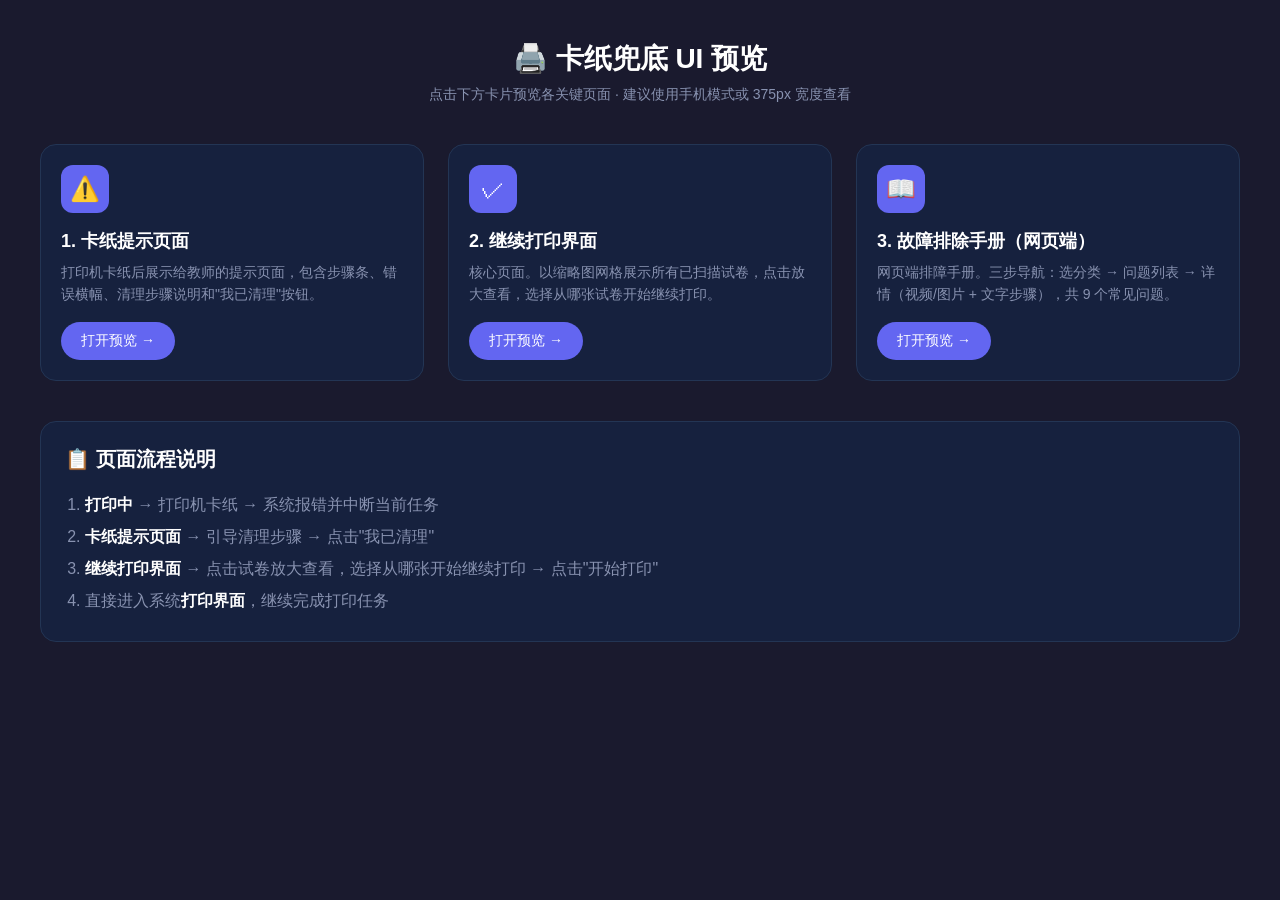
<file: index.html>
<!DOCTYPE html>
<html lang="zh-CN">
<head>
<meta charset="UTF-8">
<meta name="viewport" content="width=device-width, initial-scale=1.0">
<title>卡纸兜底 UI 预览</title>
<style>
* { box-sizing: border-box; margin: 0; padding: 0; }
body {
  font-family: -apple-system, BlinkMacSystemFont, "PingFang SC", sans-serif;
  background: #1a1a2e;
  min-height: 100vh;
  padding: 40px 20px;
  color: white;
}
.header {
  text-align: center;
  margin-bottom: 40px;
}
.header h1 {
  font-size: 28px;
  margin-bottom: 8px;
}
.header p {
  font-size: 14px;
  color: #8892b0;
}
.grid {
  display: grid;
  grid-template-columns: repeat(auto-fit, minmax(320px, 1fr));
  gap: 24px;
  max-width: 1200px;
  margin: 0 auto;
}
.card {
  background: #16213e;
  border-radius: 16px;
  padding: 20px;
  border: 1px solid #233554;
  transition: transform 0.2s, border-color 0.2s;
}
.card:hover {
  transform: translateY(-4px);
  border-color: #6366F1;
}
.card__icon {
  width: 48px;
  height: 48px;
  border-radius: 12px;
  background: #6366F1;
  display: flex;
  align-items: center;
  justify-content: center;
  font-size: 24px;
  margin-bottom: 16px;
}
.card__title {
  font-size: 18px;
  font-weight: 600;
  margin-bottom: 8px;
}
.card__desc {
  font-size: 14px;
  color: #8892b0;
  line-height: 1.6;
  margin-bottom: 16px;
}
.card__link {
  display: inline-flex;
  align-items: center;
  gap: 8px;
  padding: 10px 20px;
  background: #6366F1;
  color: white;
  text-decoration: none;
  border-radius: 9999px;
  font-size: 14px;
  font-weight: 500;
  transition: background 0.2s;
}
.card__link:hover {
  background: #4F46E5;
}
.flow-info {
  max-width: 1200px;
  margin: 40px auto 0;
  background: #16213e;
  border-radius: 16px;
  padding: 24px;
  border: 1px solid #233554;
}
.flow-info h2 {
  font-size: 20px;
  margin-bottom: 16px;
}
.flow-info ol {
  padding-left: 20px;
  color: #8892b0;
  line-height: 2;
}
.flow-info li strong {
  color: white;
}
</style>
</head>
<body>

<div class="header">
  <h1>🖨️ 卡纸兜底 UI 预览</h1>
  <p>点击下方卡片预览各关键页面 · 建议使用手机模式或 375px 宽度查看</p>
</div>

<div class="grid">
  <div class="card">
    <div class="card__icon">⚠️</div>
    <div class="card__title">1. 卡纸提示页面</div>
    <div class="card__desc">打印机卡纸后展示给教师的提示页面，包含步骤条、错误横幅、清理步骤说明和"我已清理"按钮。</div>
    <a class="card__link" href="paper-jam.html" target="_blank">打开预览 →</a>
  </div>

  <div class="card">
    <div class="card__icon">✓</div>
    <div class="card__title">2. 继续打印界面</div>
    <div class="card__desc">核心页面。以缩略图网格展示所有已扫描试卷，点击放大查看，选择从哪张试卷开始继续打印。</div>
    <a class="card__link" href="rematch.html" target="_blank">打开预览 →</a>
  </div>

  <div class="card">
    <div class="card__icon">📖</div>
    <div class="card__title">3. 故障排除手册（网页端）</div>
    <div class="card__desc">网页端排障手册。三步导航：选分类 → 问题列表 → 详情（视频/图片 + 文字步骤），共 9 个常见问题。</div>
    <a class="card__link" href="troubleshoot-web.html" target="_blank">打开预览 →</a>
  </div>
</div>

<div class="flow-info">
  <h2>📋 页面流程说明</h2>
  <ol>
    <li><strong>打印中</strong> → 打印机卡纸 → 系统报错并中断当前任务</li>
    <li><strong>卡纸提示页面</strong> → 引导清理步骤 → 点击"我已清理"</li>
    <li><strong>继续打印界面</strong> → 点击试卷放大查看，选择从哪张开始继续打印 → 点击"开始打印"</li>
    <li>直接进入系统<strong>打印界面</strong>，继续完成打印任务</li>
  </ol>
</div>

</body>
</html>
</file>
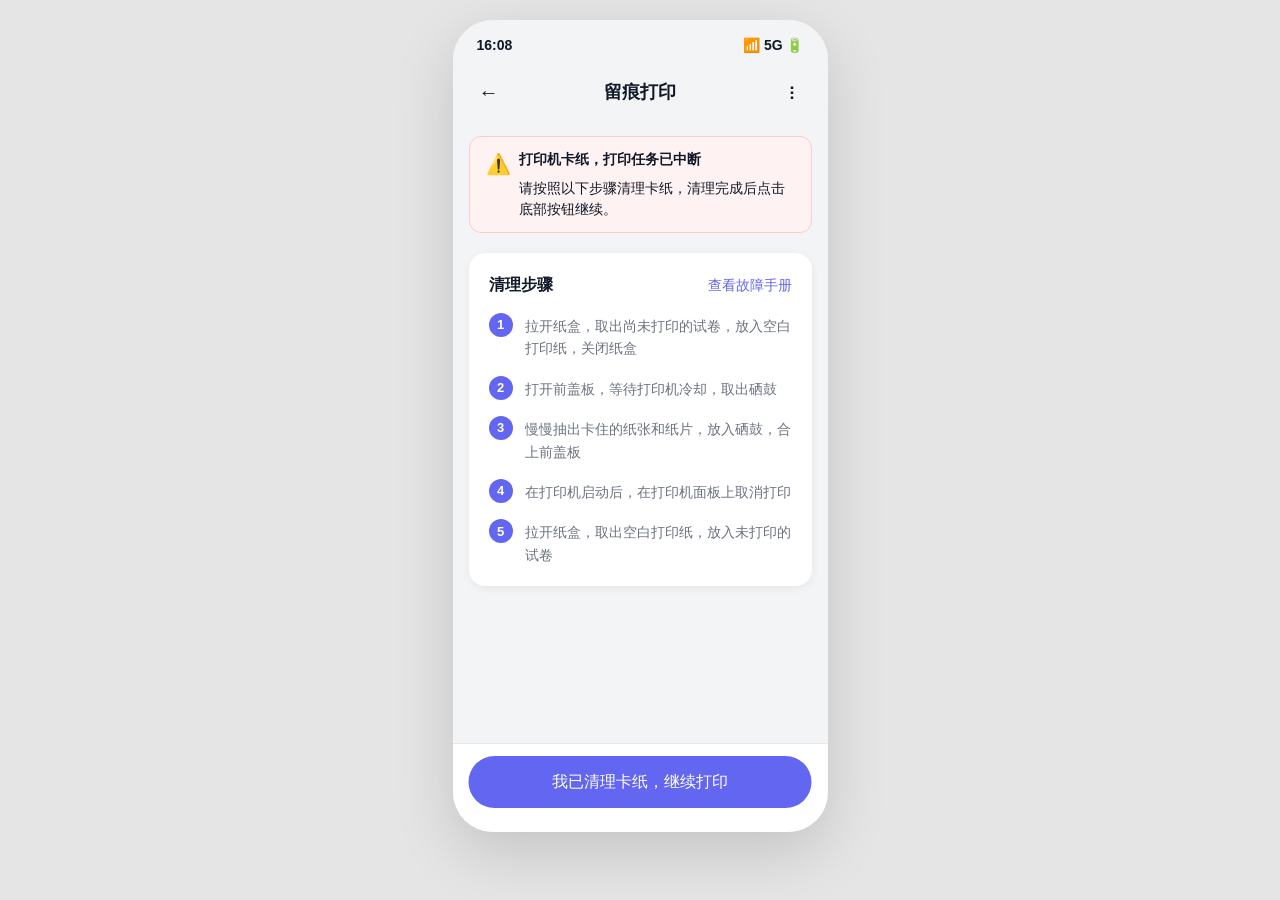
<file: paper-jam.html>
<!DOCTYPE html>
<html lang="zh-CN">
<head>
<meta charset="UTF-8">
<meta name="viewport" content="width=device-width, initial-scale=1.0, maximum-scale=1.0, user-scalable=no">
<title>卡纸提示</title>
<link rel="stylesheet" href="styles.css">
<style>
.paper-jam-steps {
  margin: 20px 16px 0;
  background: white;
  border-radius: 16px;
  padding: 20px;
  box-shadow: 0 2px 8px rgba(0,0,0,0.06);
}

.paper-jam-steps__title {
  font-size: 16px;
  font-weight: 600;
  margin-bottom: 16px;
}

.paper-jam-step {
  display: flex;
  align-items: flex-start;
  gap: 12px;
  margin-bottom: 16px;
}

.paper-jam-step:last-child { margin-bottom: 0; }

.paper-jam-step__num {
  width: 24px;
  height: 24px;
  border-radius: 50%;
  background: var(--primary);
  color: white;
  font-size: 13px;
  font-weight: 600;
  display: flex;
  align-items: center;
  justify-content: center;
  flex-shrink: 0;
}

.paper-jam-step__text {
  font-size: 14px;
  color: var(--text-secondary);
  line-height: 1.6;
  padding-top: 2px;
}

/* 修复：按钮相对于 phone 容器定位，避免错位 */
.phone .bottom-actions {
  position: absolute;
}
</style>
</head>
<body>

<div class="phone">
  <!-- 顶部状态栏 -->
  <div class="status-bar">
    <span>16:08</span>
    <span>📶 5G 🔋</span>
  </div>

  <!-- App Bar -->
  <header class="app-bar">
    <button class="app-bar__back">←</button>
    <h1 class="app-bar__title">留痕打印</h1>
    <div class="app-bar__actions">
      <button class="app-bar__more">⋮</button>
    </div>
  </header>

  <!-- 危险提示横幅 -->
  <div class="px-4 mt-4">
    <div class="banner banner--danger">
      <span class="banner__icon">⚠️</span>
      <div>
        <div class="banner__text font-semibold">打印机卡纸，打印任务已中断</div>
        <div class="banner__text mt-2">请按照以下步骤清理卡纸，清理完成后点击底部按钮继续。</div>
      </div>
    </div>
  </div>

  <!-- 清理步骤 -->
  <div class="paper-jam-steps">
    <div class="paper-jam-steps__title" style="display:flex;justify-content:space-between;align-items:center;">清理步骤<a href="troubleshoot-video.html" style="color:var(--primary);font-size:14px;font-weight:500;text-decoration:none;">查看故障手册</a></div>
    <div class="paper-jam-step">
      <div class="paper-jam-step__num">1</div>
      <div class="paper-jam-step__text">拉开纸盒，取出尚未打印的试卷，放入空白打印纸，关闭纸盒</div>
    </div>
    <div class="paper-jam-step">
      <div class="paper-jam-step__num">2</div>
      <div class="paper-jam-step__text">打开前盖板，等待打印机冷却，取出硒鼓</div>
    </div>
    <div class="paper-jam-step">
      <div class="paper-jam-step__num">3</div>
      <div class="paper-jam-step__text">慢慢抽出卡住的纸张和纸片，放入硒鼓，合上前盖板</div>
    </div>
    <div class="paper-jam-step">
      <div class="paper-jam-step__num">4</div>
      <div class="paper-jam-step__text">在打印机启动后，在打印机面板上取消打印</div>
    </div>
    <div class="paper-jam-step">
      <div class="paper-jam-step__num">5</div>
      <div class="paper-jam-step__text">拉开纸盒，取出空白打印纸，放入未打印的试卷</div>
    </div>
  </div>

  <!-- 底部操作 -->
  <div class="bottom-actions">
    <button class="btn btn--primary" onclick="showContinueDialog()">我已清理卡纸，继续打印</button>
  </div>

  <!-- 弹窗：是否打印后续试卷 -->
  <div id="continueDialog" class="dialog-overlay" style="display:none;">
    <div class="dialog">
      <div class="dialog__content">
        <div class="dialog__icon dialog__icon--warning">🖨️</div>
        <div class="dialog__title">是否打印后续试卷？</div>
        <div class="dialog__desc"></div>
      </div>
      <div class="dialog__actions">
        <button class="dialog__btn dialog__btn--cancel" onclick="hideDialog()">否，暂不打印</button>
        <button class="dialog__btn dialog__btn--confirm" onclick="goToRematch()">是，进入匹配</button>
      </div>
    </div>
  </div>

  <!-- 弹窗：结束打印确认 -->
  <div id="endDialog" class="dialog-overlay" style="display:none;">
    <div class="dialog">
      <div class="dialog__content">
        <div class="dialog__icon dialog__icon--success">✓</div>
        <div class="dialog__title">打印任务已结束</div>
        <div class="dialog__desc">请将纸盒中剩余的试卷全部取出，避免影响下一位老师使用。</div>
      </div>
      <div class="dialog__actions">
        <button class="dialog__btn dialog__btn--single" onclick="hideDialog()">我知道了</button>
      </div>
    </div>
  </div>
</div>

<script>
function showContinueDialog() {
  document.getElementById('continueDialog').style.display = 'flex';
}
function hideDialog() {
  document.getElementById('continueDialog').style.display = 'none';
  document.getElementById('endDialog').style.display = 'none';
}
function goToRematch() {
  window.location.href = 'rematch.html';
}
</script>

</body>
</html>
</file>
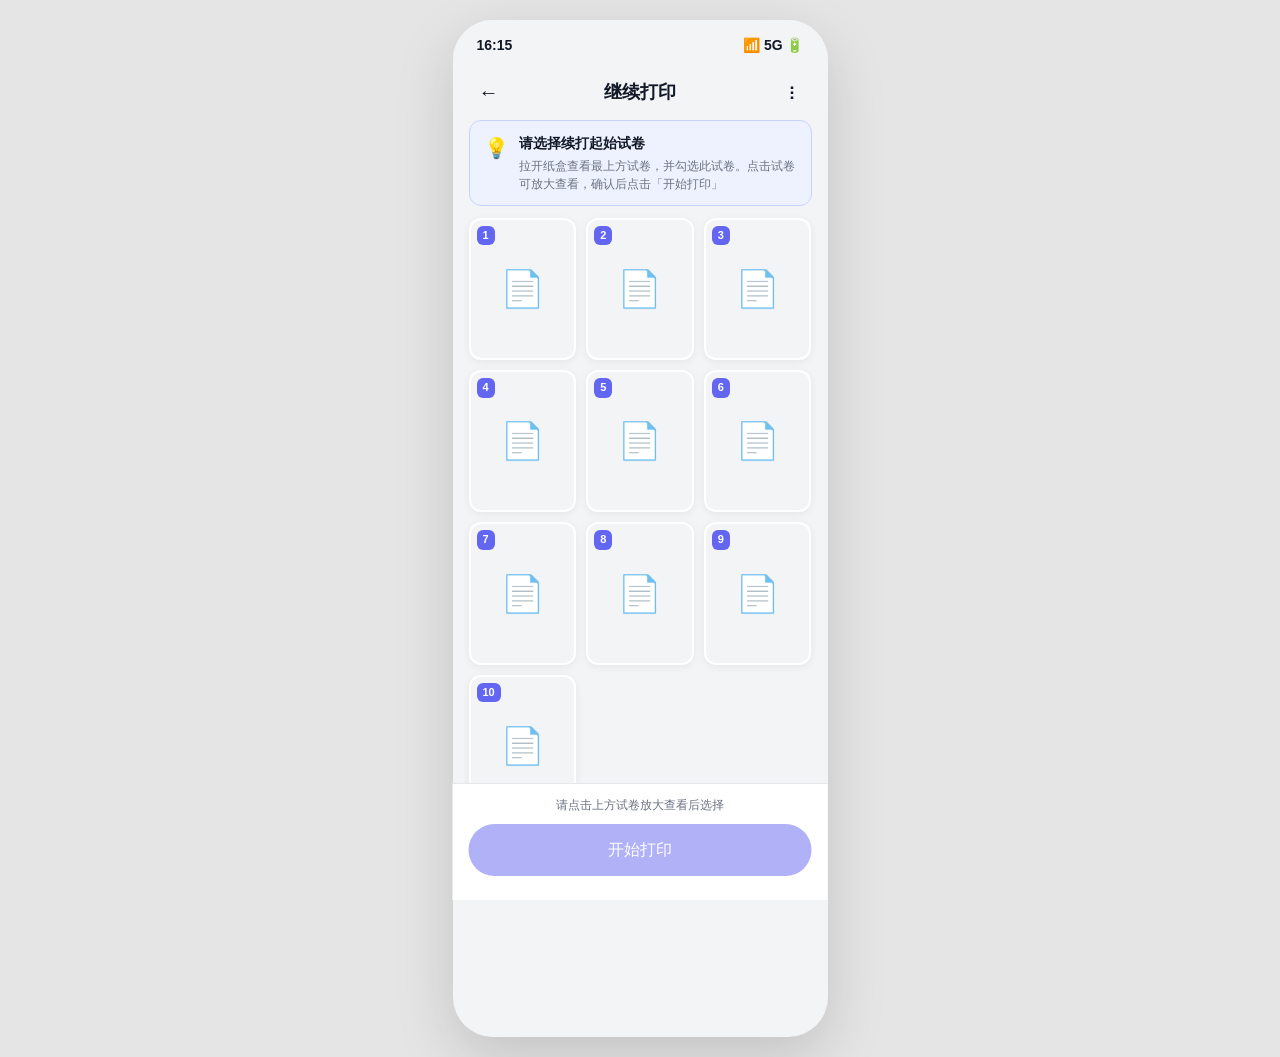
<file: rematch.html>
<!DOCTYPE html>
<html lang="zh-CN">
<head>
<meta charset="UTF-8">
<meta name="viewport" content="width=device-width, initial-scale=1.0, maximum-scale=1.0, user-scalable=no">
<title>继续打印 - 选择续打起点</title>
<link rel="stylesheet" href="styles.css">
<style>
/* ===== 提示横幅 ===== */
.rematch-banner {
  margin: 0 16px 12px;
  padding: 12px 14px;
  background: var(--primary-fade);
  border: 1px solid #C7D2FE;
  border-radius: 12px;
  display: flex;
  gap: 10px;
  align-items: flex-start;
}
.rematch-banner__icon { font-size: 20px; flex-shrink: 0; }
.rematch-banner__title { font-size: 14px; font-weight: 600; color: var(--text-primary); }
.rematch-banner__desc { font-size: 12px; color: var(--text-secondary); margin-top: 3px; line-height: 1.5; }

/* ===== 试卷缩略图网格 ===== */
.paper-grid {
  padding: 0 16px;
  display: grid;
  grid-template-columns: repeat(3, 1fr);
  gap: 10px;
  padding-bottom: 120px; /* 为底部按钮留空间 */
}

.paper-thumb {
  position: relative;
  background: white;
  border-radius: 12px;
  overflow: hidden;
  box-shadow: 0 2px 8px rgba(0,0,0,0.06);
  cursor: pointer;
  transition: all 0.15s ease;
  border: 2px solid transparent;
  -webkit-tap-highlight-color: transparent;
}

.paper-thumb:active {
  transform: scale(0.96);
}

.paper-thumb--selected {
  border-color: var(--primary);
  box-shadow: 0 0 0 3px rgba(99,102,241,0.15), 0 2px 8px rgba(0,0,0,0.06);
}

/* 左上角序号角标 */
.paper-thumb__seq {
  position: absolute;
  top: 6px;
  left: 6px;
  z-index: 10;
  background: var(--primary);
  color: white;
  font-size: 11px;
  font-weight: 700;
  padding: 2px 6px;
  border-radius: 6px;
  line-height: 1.4;
}

/* 缩略图图片区域 */
.paper-thumb__image {
  width: 100%;
  aspect-ratio: 3/4;
  background: var(--bg-page);
  display: flex;
  align-items: center;
  justify-content: center;
  font-size: 36px;
}

/* 选中标记（右上角勾） */
.paper-thumb__check {
  position: absolute;
  top: 6px;
  right: 6px;
  z-index: 10;
  width: 20px;
  height: 20px;
  border-radius: 50%;
  background: var(--primary);
  color: white;
  display: flex;
  align-items: center;
  justify-content: center;
  font-size: 11px;
  opacity: 0;
  transform: scale(0.8);
  transition: all 0.2s ease;
}

.paper-thumb--selected .paper-thumb__check {
  opacity: 1;
  transform: scale(1);
}

/* ===== 放大查看浮层 ===== */
.preview-overlay {
  position: fixed;
  top: 0;
  left: 0;
  right: 0;
  bottom: 0;
  background: rgba(0,0,0,0.88);
  z-index: 1000;
  display: none;
  flex-direction: column;
}

.preview-overlay.active {
  display: flex;
}

.preview-overlay__header {
  display: flex;
  align-items: center;
  justify-content: space-between;
  padding: 12px 16px;
  color: white;
  flex-shrink: 0;
}

.preview-overlay__title {
  font-size: 16px;
  font-weight: 600;
}

.preview-overlay__close {
  width: 36px;
  height: 36px;
  border-radius: 50%;
  background: rgba(255,255,255,0.15);
  border: none;
  color: white;
  font-size: 18px;
  display: flex;
  align-items: center;
  justify-content: center;
  cursor: pointer;
  -webkit-tap-highlight-color: transparent;
}

.preview-overlay__close:active {
  background: rgba(255,255,255,0.25);
}

.preview-overlay__body {
  flex: 1;
  display: flex;
  align-items: center;
  justify-content: center;
  padding: 16px;
  overflow: auto;
}

.preview-overlay__placeholder {
  width: 85vw;
  height: 55vh;
  background: #f8f9fa;
  border-radius: 12px;
  display: flex;
  align-items: center;
  justify-content: center;
  font-size: 100px;
}

/* 浮层底部信息 */
.preview-overlay__info {
  padding: 8px 16px 12px;
  color: white;
  text-align: center;
  flex-shrink: 0;
}

.preview-overlay__name {
  font-size: 17px;
  font-weight: 600;
  margin-bottom: 4px;
}

.preview-overlay__detail {
  font-size: 13px;
  opacity: 0.75;
}

/* 浮层底部按钮 */
.preview-overlay__footer {
  padding: 0 16px 24px;
  flex-shrink: 0;
}

.preview-overlay__footer .btn {
  width: 100%;
}

/* ===== 底部固定按钮 ===== */
.bottom-actions--fixed {
  position: fixed;
  bottom: 0;
  left: 50%;
  transform: translateX(-50%);
  width: 375px;
  padding: 12px 16px 24px;
  background: white;
  border-top: 1px solid var(--border);
  z-index: 100;
}

.bottom-actions--fixed .btn {
  width: 100%;
}

.bottom-actions__hint {
  text-align: center;
  font-size: 12px;
  color: var(--text-secondary);
  margin-bottom: 10px;
}
</style>
</head>
<body>

<div class="phone">
  <div class="status-bar">
    <span>16:15</span>
    <span>📶 5G 🔋</span>
  </div>

  <header class="app-bar">
    <button class="app-bar__back" onclick="history.back()">←</button>
    <h1 class="app-bar__title">继续打印</h1>
    <div class="app-bar__actions">
      <button class="app-bar__more">⋮</button>
    </div>
  </header>

  <!-- 提示横幅 -->
  <div class="rematch-banner">
    <span class="rematch-banner__icon">💡</span>
    <div>
      <div class="rematch-banner__title">请选择续打起始试卷</div>
      <div class="rematch-banner__desc">拉开纸盒查看最上方试卷，并勾选此试卷。点击试卷可放大查看，确认后点击「开始打印」</div>
    </div>
  </div>

  <!-- 试卷缩略图网格 -->
  <div class="paper-grid" id="paperGrid"></div>

  <!-- 底部固定按钮 -->
  <div class="bottom-actions bottom-actions--fixed">
    <div class="bottom-actions__hint" id="bottomHint">请点击上方试卷放大查看后选择</div>
    <button class="btn btn--primary" id="confirmBtn" disabled onclick="confirmStart()">开始打印</button>
  </div>
</div>

<!-- 放大查看浮层 -->
<div class="preview-overlay" id="previewOverlay" onclick="onOverlayClick(event)">
  <div class="preview-overlay__header">
    <span class="preview-overlay__title" id="previewTitle">试卷预览</span>
    <button class="preview-overlay__close" onclick="closePreview()">✕</button>
  </div>
  <div class="preview-overlay__body" onclick="closePreview()">
    <div class="preview-overlay__placeholder" id="previewImage">📄</div>
  </div>
  <div class="preview-overlay__info">
    <div class="preview-overlay__name" id="previewName">--</div>
    <div class="preview-overlay__detail" id="previewDetail">--</div>
  </div>
  <div class="preview-overlay__footer">
    <button class="btn btn--primary" onclick="selectFromThis()">开始打印</button>
  </div>
</div>

<script>
// 模拟试卷数据
const papers = [
  { id: 1, seq: 1, name: "林晓雨", studentNo: "250501", printed: true, jammed: false },
  { id: 2, seq: 2, name: "陈宇轩", studentNo: "250502", printed: true, jammed: false },
  { id: 3, seq: 3, name: "王思琪", studentNo: "250503", printed: true, jammed: false },
  { id: 4, seq: 4, name: "张浩然", studentNo: "250504", printed: true, jammed: false },
  { id: 5, seq: 5, name: "李欣怡", studentNo: "250505", printed: false, jammed: true },
  { id: 6, seq: 6, name: "刘子墨", studentNo: "250506", printed: false, jammed: false },
  { id: 7, seq: 7, name: "赵雅婷", studentNo: "250507", printed: false, jammed: false },
  { id: 8, seq: 8, name: "周明辉", studentNo: "250508", printed: false, jammed: false },
  { id: 9, seq: 9, name: "孙雨萱", studentNo: "250509", printed: false, jammed: false },
  { id: 10, seq: 10, name: "吴俊杰", studentNo: "250510", printed: false, jammed: false },
];

let selectedStartId = null;
let previewIndex = 0;

function renderGrid() {
  const grid = document.getElementById('paperGrid');
  grid.innerHTML = papers.map((p, idx) => {
    const isSelected = selectedStartId === p.id;
    return `
      <div class="paper-thumb ${isSelected ? 'paper-thumb--selected' : ''}" 
           onclick="openPreview(${idx})" data-id="${p.id}">
        <span class="paper-thumb__seq">${p.seq}</span>
        <div class="paper-thumb__image">📄</div>
        ${isSelected ? '<span class="paper-thumb__check">✓</span>' : ''}
      </div>
    `;
  }).join('');
}

function openPreview(index) {
  previewIndex = index;
  const paper = papers[index];
  
  // 点击即选中该试卷
  selectedStartId = paper.id;
  renderGrid();
  updateBottomButton();
  
  document.getElementById('previewTitle').textContent = `第 ${paper.seq} 张`;
  document.getElementById('previewName').textContent = paper.name;
  
  document.getElementById('previewDetail').textContent = `学号：${paper.studentNo}`;
  
  document.getElementById('previewOverlay').classList.add('active');
  document.body.style.overflow = 'hidden';
}

function closePreview() {
  document.getElementById('previewOverlay').classList.remove('active');
  document.body.style.overflow = '';
}

function onOverlayClick(event) {
  if (event.target === document.getElementById('previewOverlay')) {
    closePreview();
  }
}

function selectFromThis() {
  const paper = papers[previewIndex];
  selectedStartId = paper.id;
  closePreview();
  renderGrid();
  updateBottomButton();
}

function updateBottomButton() {
  const btn = document.getElementById('confirmBtn');
  const hint = document.getElementById('bottomHint');
  
  if (selectedStartId) {
    const paper = papers.find(p => p.id === selectedStartId);
    btn.disabled = false;
    hint.textContent = `已选择：第 ${paper.seq} 张 · ${paper.name}，将从该试卷开始续打`;
    hint.style.color = 'var(--primary)';
  } else {
    btn.disabled = true;
    hint.textContent = '请点击上方试卷放大查看后选择';
    hint.style.color = 'var(--text-secondary)';
  }
}

function confirmStart() {
  if (!selectedStartId) return;
  const paper = papers.find(p => p.id === selectedStartId);
  // 进入系统打印界面，从第 paper.seq 张开始续打
  alert(`已选择从第 ${paper.seq} 张（${paper.name}）开始打印，即将进入打印界面。`);
}

// 初始化
renderGrid();
updateBottomButton();
</script>

</body>
</html>
</file>
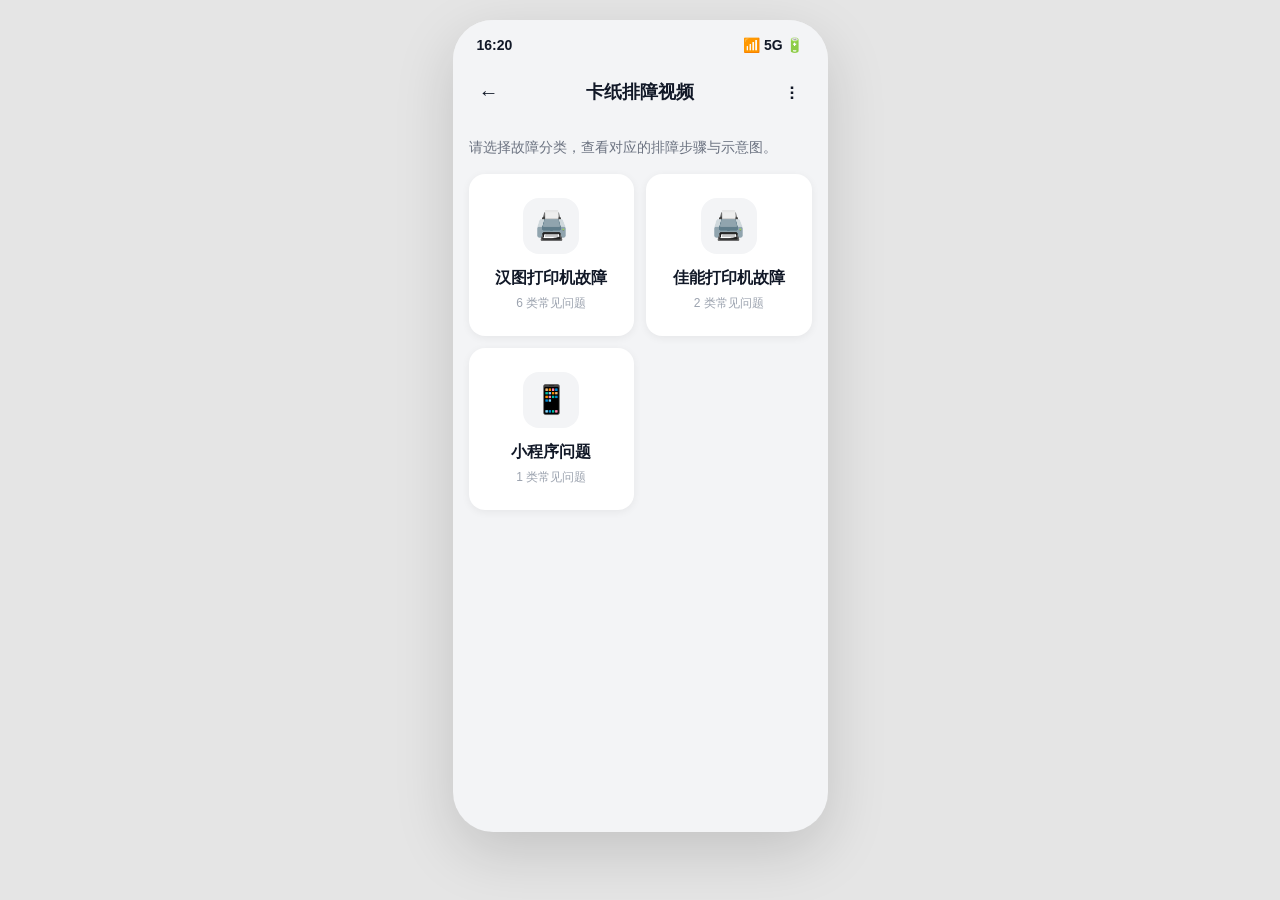
<file: troubleshoot-video.html>
<!DOCTYPE html>
<html lang="zh-CN">
<head>
<meta charset="UTF-8">
<meta name="viewport" content="width=device-width, initial-scale=1.0, maximum-scale=1.0, user-scalable=no">
<title>卡纸排障视频</title>
<link rel="stylesheet" href="styles.css">
<style>
/* ====== 品牌选择页 ====== */
.brand-page {
  display: none;
}
.brand-page--active {
  display: block;
}

.brand-intro {
  margin: 16px 16px 0;
  font-size: 14px;
  color: var(--text-secondary);
  line-height: 1.6;
}

.brand-grid {
  display: grid;
  grid-template-columns: 1fr 1fr;
  gap: 12px;
  margin: 16px 16px 24px;
}

.brand-card {
  background: white;
  border-radius: 16px;
  box-shadow: 0 2px 8px rgba(0,0,0,0.06);
  padding: 24px 16px;
  text-align: center;
  cursor: pointer;
  -webkit-tap-highlight-color: transparent;
  transition: transform 0.15s, box-shadow 0.15s;
}

.brand-card:active {
  transform: scale(0.98);
}

.brand-card__icon {
  width: 56px;
  height: 56px;
  border-radius: 16px;
  background: var(--bg-page);
  display: flex;
  align-items: center;
  justify-content: center;
  margin: 0 auto 12px;
  font-size: 28px;
}

.brand-card__name {
  font-size: 16px;
  font-weight: 600;
  color: var(--text-primary);
  margin-bottom: 4px;
}

.brand-card__desc {
  font-size: 12px;
  color: var(--text-tertiary);
}

/* ====== 问题列表页 ====== */
.issue-page {
  display: none;
}
.issue-page--active {
  display: block;
}

.brand-banner {
  margin: 12px 16px 0;
  background: white;
  border-radius: 16px;
  padding: 14px 16px;
  display: flex;
  align-items: center;
  gap: 12px;
  box-shadow: 0 2px 8px rgba(0,0,0,0.06);
}

.brand-banner__icon {
  width: 40px;
  height: 40px;
  border-radius: 12px;
  background: var(--bg-page);
  display: flex;
  align-items: center;
  justify-content: center;
  font-size: 22px;
  flex-shrink: 0;
}

.brand-banner__info {
  flex: 1;
}

.brand-banner__name {
  font-size: 15px;
  font-weight: 600;
  color: var(--text-primary);
}

.brand-banner__desc {
  font-size: 12px;
  color: var(--text-tertiary);
  margin-top: 2px;
}

.issue-list {
  margin: 12px 16px 24px;
  display: flex;
  flex-direction: column;
  gap: 10px;
}

.issue-item {
  background: white;
  border-radius: 16px;
  box-shadow: 0 2px 8px rgba(0,0,0,0.06);
  padding: 16px 18px;
  display: flex;
  align-items: center;
  justify-content: space-between;
  gap: 12px;
  cursor: pointer;
  -webkit-tap-highlight-color: transparent;
  transition: background 0.15s;
}

.issue-item:active {
  background: var(--bg-page);
}

.issue-item__title {
  font-size: 15px;
  font-weight: 500;
  color: var(--text-primary);
  line-height: 1.4;
  flex: 1;
}

.issue-item__arrow {
  font-size: 18px;
  color: var(--text-tertiary);
  flex-shrink: 0;
}

/* ====== 问题详情页 ====== */
.detail-page {
  display: none;
}
.detail-page--active {
  display: block;
}

.detail-header {
  margin: 12px 16px 0;
  background: white;
  border-radius: 16px;
  padding: 16px;
  box-shadow: 0 2px 8px rgba(0,0,0,0.06);
}

.detail-header__brand {
  display: flex;
  align-items: center;
  gap: 8px;
  margin-bottom: 10px;
}

.detail-header__badge {
  font-size: 11px;
  color: #6366F1;
  background: rgba(99,102,241,0.1);
  padding: 2px 8px;
  border-radius: 6px;
  font-weight: 600;
}

.detail-header__code {
  font-size: 11px;
  color: var(--text-tertiary);
  background: var(--bg-page);
  padding: 2px 8px;
  border-radius: 6px;
}

.detail-header__title {
  font-size: 17px;
  font-weight: 700;
  color: var(--text-primary);
  line-height: 1.4;
}

/* 视频区域 */
.video-section {
  margin: 12px 16px 0;
}

.video-player {
  position: relative;
  width: 100%;
  aspect-ratio: 16/9;
  background: #1F2937;
  border-radius: 16px;
  overflow: hidden;
  display: flex;
  align-items: center;
  justify-content: center;
}

.video-player__play {
  width: 64px;
  height: 64px;
  border-radius: 50%;
  background: rgba(99, 102, 241, 0.9);
  color: white;
  display: flex;
  align-items: center;
  justify-content: center;
  font-size: 26px;
  cursor: pointer;
  transition: transform 0.15s;
}

.video-player__play:active {
  transform: scale(0.92);
}

.video-player__label {
  position: absolute;
  bottom: 10px;
  left: 12px;
  font-size: 12px;
  color: rgba(255,255,255,0.85);
  background: rgba(0,0,0,0.45);
  padding: 3px 10px;
  border-radius: 6px;
}

.video-player--empty {
  background: var(--bg-page);
  border: 1px dashed var(--border);
}

.video-player--empty .video-player__placeholder {
  color: var(--text-tertiary);
  font-size: 14px;
}

/* 图片占位（无视频时显示） */
.image-placeholder {
  position: relative;
  width: 100%;
  aspect-ratio: 16/9;
  background: var(--bg-page);
  border-radius: 16px;
  overflow: hidden;
  display: flex;
  flex-direction: column;
  align-items: center;
  justify-content: center;
  border: 1px dashed var(--border);
}

.image-placeholder__icon {
  font-size: 40px;
  margin-bottom: 8px;
}

.image-placeholder__text {
  font-size: 14px;
  color: var(--text-tertiary);
}

/* 文字解法区 */
.solution-section {
  margin: 12px 16px 24px;
  background: white;
  border-radius: 16px;
  padding: 16px;
  box-shadow: 0 2px 8px rgba(0,0,0,0.06);
}

.solution-section__title {
  font-size: 15px;
  font-weight: 600;
  color: var(--text-primary);
  margin-bottom: 12px;
  display: flex;
  align-items: center;
  gap: 8px;
}

.solution-section__title::before {
  content: '';
  width: 4px;
  height: 16px;
  background: linear-gradient(180deg, #6366F1 0%, #8B5CF6 100%);
  border-radius: 2px;
}

/* 有序步骤列表 */
.steps-list {
  list-style: none;
  padding: 0;
  margin: 0;
  counter-reset: step;
}

.steps-list li {
  position: relative;
  padding-left: 32px;
  padding-bottom: 14px;
  font-size: 14px;
  color: var(--text-secondary);
  line-height: 1.7;
}

.steps-list li:last-child {
  padding-bottom: 0;
}

.steps-list li::before {
  counter-increment: step;
  content: counter(step);
  position: absolute;
  left: 0;
  top: 2px;
  width: 22px;
  height: 22px;
  border-radius: 50%;
  background: linear-gradient(135deg, #6366F1 0%, #8B5CF6 100%);
  color: white;
  font-size: 12px;
  font-weight: 700;
  display: flex;
  align-items: center;
  justify-content: center;
  flex-shrink: 0;
}

/* 信息框（现象/前提/原因/备注/联系方式/参考） */
.info-box {
  margin-bottom: 14px;
  border-radius: 10px;
  padding: 10px 12px;
}

.info-box:last-child {
  margin-bottom: 0;
}

.info-box__label {
  font-size: 12px;
  font-weight: 600;
  margin-bottom: 4px;
}

.info-box__text {
  font-size: 14px;
  color: var(--text-secondary);
  line-height: 1.6;
}

.info-box--phenomenon {
  background: rgba(245, 158, 11, 0.08);
}
.info-box--phenomenon .info-box__label {
  color: #D97706;
}

.info-box--precondition {
  background: rgba(59, 130, 246, 0.08);
}
.info-box--precondition .info-box__label {
  color: #2563EB;
}

.info-box--cause {
  background: rgba(239, 68, 68, 0.08);
}
.info-box--cause .info-box__label {
  color: #DC2626;
}

.info-box--note {
  background: rgba(99, 102, 241, 0.08);
}
.info-box--note .info-box__label {
  color: #6366F1;
}

.info-box--contact {
  background: rgba(16, 185, 129, 0.08);
}
.info-box--contact .info-box__label {
  color: #059669;
}

.info-box--reference {
  background: rgba(107, 114, 128, 0.08);
}
.info-box--reference .info-box__label {
  color: #4B5563;
}

.reference-link {
  color: #6366F1;
  text-decoration: underline;
}
</style>
</head>
<body>

<div class="phone">
  <div class="status-bar">
    <span>16:20</span>
    <span>📶 5G 🔋</span>
  </div>

  <header class="app-bar">
    <button class="app-bar__back" id="backBtn" onclick="goBack()">←</button>
    <h1 class="app-bar__title" id="pageTitle">卡纸排障视频</h1>
    <div class="app-bar__actions">
      <button class="app-bar__more">⋮</button>
    </div>
  </header>

  <!-- ========== 第一步：选择品牌 ========== -->
  <div class="brand-page brand-page--active" id="brandPage">
    <div class="brand-intro">
      请选择故障分类，查看对应的排障步骤与示意图。
    </div>
    <div class="brand-grid">
      <div class="brand-card" onclick="selectBrand('hantu')">
        <div class="brand-card__icon">🖨️</div>
        <div class="brand-card__name">汉图打印机故障</div>
        <div class="brand-card__desc">6 类常见问题</div>
      </div>
      <div class="brand-card" onclick="selectBrand('canon')">
        <div class="brand-card__icon">🖨️</div>
        <div class="brand-card__name">佳能打印机故障</div>
        <div class="brand-card__desc">2 类常见问题</div>
      </div>
      <div class="brand-card" onclick="selectBrand('miniprogram')">
        <div class="brand-card__icon">📱</div>
        <div class="brand-card__name">小程序问题</div>
        <div class="brand-card__desc">1 类常见问题</div>
      </div>
    </div>
  </div>

  <!-- ========== 第二步：问题列表 ========== -->
  <div class="issue-page" id="issuePage">
    <div class="brand-banner" id="brandBanner">
      <div class="brand-banner__icon" id="bannerIcon">🖨️</div>
      <div class="brand-banner__info">
        <div class="brand-banner__name" id="bannerName">汉图（极印）</div>
        <div class="brand-banner__desc" id="bannerDesc">请选择遇到的问题</div>
      </div>
    </div>
    <div class="issue-list" id="issueList">
      <!-- 动态填充 -->
    </div>
  </div>

  <!-- ========== 第三步：问题详情 ========== -->
  <div class="detail-page" id="detailPage">
    <div class="detail-header" id="detailHeader">
      <div class="detail-header__brand">
        <span class="detail-header__badge" id="detailBrand">汉图</span>
        <span class="detail-header__code" id="detailCode">错误代码 5407</span>
      </div>
      <div class="detail-header__title" id="detailTitle">汉图卡纸</div>
    </div>

    <div class="video-section" id="videoSection">
      <!-- 动态填充 -->
    </div>

    <div class="solution-section">
      <div class="solution-section__title">排障解法</div>
      <div id="solutionContent">
        <!-- 动态填充：步骤列表或文字描述 -->
      </div>
    </div>
  </div>
</div>

<script>
// ========== 数据 ==========
const brandData = {
  hantu: {
    name: '汉图打印机故障',
    desc: '6 类常见问题',
    icon: '🖨️',
    issues: [
      {
        code: null,
        codeLabel: '故障',
        title: '搜索不到打印机',
        summary: '检查 WiFi 连接，开启微信本地网络权限',
        videoLabel: null,
        hasVideo: false,
        precondition: '打印机和手机在同一个 WiFi，打印机网络指示灯正常',
        steps: [
          '打开手机设置',
          '找到微信 → 打开本地网络权限',
          '返回小程序，重新搜索打印机'
        ]
      },
      {
        code: '5407',
        codeLabel: '错误',
        title: '卡纸',
        summary: '打开前后门，取出硒鼓和碳粉盒，检查并清理卡纸',
        videoLabel: '02:30',
        hasVideo: true,
        steps: [
          '打开打印机前门',
          '打开打印机后门',
          '把硒鼓和碳粉盒拿出来',
          '仔细检查内部是否有卡纸或异物',
          '清理干净后，装回硒鼓碳粉，关闭前后门'
        ]
      },
      {
        code: null,
        codeLabel: '故障',
        title: '留痕打印时卡纸',
        summary: '取出未打印试卷，放入空白纸，清理卡纸后重新扫描打印',
        videoLabel: null,
        hasVideo: false,
        steps: [
          '拉开纸盒，取出尚未打印的试卷',
          '放入空白打印纸，关闭纸盒',
          '按照上述步骤，清理卡纸',
          '待打印机重新开始打印后，等待打印完成，或取消打印任务',
          '将未打印的试卷重新扫描批改并打印'
        ]
      },
      {
        code: null,
        codeLabel: '故障',
        title: '扫描试卷失败 / 打印机繁忙',
        summary: '小程序提示扫描失败或打印机繁忙，打印机屏幕一直转圈 loading',
        videoLabel: null,
        hasVideo: false,
        phenomenon: '小程序提示"扫描失败"或"打印机繁忙"，打印机屏幕一直转圈 loading',
        steps: [
          '打印机关机，等几秒再开机',
          '小程序退出到首页',
          '重新点击"智能批阅"，重新创建任务'
        ]
      },
      {
        code: '5503',
        codeLabel: '错误',
        title: '后盖板异常',
        summary: '查看后盖板是否打开，检查卡纸，关闭后盖板',
        videoLabel: '01:15',
        hasVideo: true,
        steps: [
          '查看打印机后盖板是否打开',
          '检查里面是否有卡纸，有就轻轻拉出来',
          '关闭后盖板'
        ],
        note: '若纸捏不出来或机器一直报警，可联系厂商处理',
        contact: '400-088-8253（上海汉图，每日 8:00-20:00）'
      },
      {
        code: null,
        codeLabel: '故障',
        title: '连接打印机失败（硒鼓/墨粉报错）',
        summary: '重新安装硒鼓，确保卡到位，查看报错是否消失',
        videoLabel: null,
        hasVideo: false,
        phenomenon: '打印机显示墨粉或硒鼓异常',
        steps: [
          '打开打印机前盖板',
          '把硒鼓拉出来',
          '重新安装硒鼓，确保卡到位',
          '关闭前盖板',
          '查看屏幕上的墨粉/硒鼓报错是否消失',
          '报错消失后，重新连接打印机'
        ]
      }
    ]
  },
  canon: {
    name: '佳能打印机故障',
    desc: '3 类常见问题',
    icon: '🖨️',
    issues: [
      {
        code: null,
        codeLabel: '故障',
        title: '前盖板处卡纸',
        summary: '打开前盖板，抽出卡纸，关闭前盖板',
        videoLabel: '02:00',
        hasVideo: true,
        cause: '纸张放太多、纸张褶皱',
        steps: [
          '打开打印机前盖板',
          '把卡住的纸张轻轻抽出来',
          '关闭前盖板'
        ],
        reference: 'https://oip.manual.canon/USRMA-7188-zz-SSM-750-zhCN/contents/devu-trb-papers_jam.html'
      },
      {
        code: null,
        codeLabel: '故障',
        title: '后盖板处卡纸',
        summary: '打开后盖板，抽出卡纸，关闭后盖板',
        videoLabel: '01:30',
        hasVideo: true,
        steps: [
          '打开打印机后盖板',
          '把卡住的纸张轻轻抽出来',
          '关闭后盖板'
        ]
      },
      {
        code: null,
        codeLabel: '故障',
        title: '留痕打印时卡纸',
        summary: '取出未打印试卷，放入空白纸，清理卡纸后重新扫描打印',
        videoLabel: null,
        hasVideo: false,
        steps: [
          '拉开纸盒，取出尚未打印的试卷',
          '放入空白打印纸，关闭纸盒',
          '按照上述步骤，清理卡纸',
          '待打印机重新开始打印后，等待打印完成，或取消打印任务',
          '将未打印的试卷重新扫描批改并打印'
        ]
      }
    ]
  },
  miniprogram: {
    name: '小程序问题',
    desc: '1 类常见问题',
    icon: '📱',
    issues: [
      {
        code: null,
        codeLabel: '问题',
        title: '智能批阅不显示班级',
        summary: '回到首页，点击智能批阅按钮，登录后班级信息显示',
        videoLabel: null,
        hasVideo: false,
        steps: [
          '不要从其他入口进，先回到小程序首页',
          '直接点击首页上的"智能批阅"按钮',
          '弹出登录窗口后正常登录',
          '再进入创建任务页面，班级信息就会显示'
        ]
      }
    ]
  }
};

// ========== 导航状态 ==========
let currentBrand = null;
let currentIssue = null;
let historyStack = ['brand']; // brand -> issue -> detail

function goBack() {
  if (historyStack.length <= 1) {
    history.back();
    return;
  }
  historyStack.pop();
  const prev = historyStack[historyStack.length - 1];
  if (prev === 'brand') showBrandPage();
  else if (prev === 'issue') showIssuePage();
}

function showPage(pageId) {
  document.querySelectorAll('.brand-page, .issue-page, .detail-page').forEach(p => {
    p.classList.remove('brand-page--active', 'issue-page--active', 'detail-page--active');
  });
  document.getElementById(pageId).classList.add(
    pageId === 'brandPage' ? 'brand-page--active' :
    pageId === 'issuePage' ? 'issue-page--active' : 'detail-page--active'
  );
}

// ========== 第一步：品牌选择 ==========
function selectBrand(brandKey) {
  currentBrand = brandKey;
  const brand = brandData[brandKey];

  // 更新问题页品牌横幅
  document.getElementById('bannerIcon').textContent = brand.icon;
  document.getElementById('bannerName').textContent = brand.name;
  document.getElementById('bannerDesc').textContent = brand.desc + ' · 请选择遇到的问题';

  // 渲染问题列表
  const listEl = document.getElementById('issueList');
  listEl.innerHTML = brand.issues.map((issue, idx) => `
    <div class="issue-item" onclick="selectIssue(${idx})">
      <div class="issue-item__title">${issue.title}</div>
      <div class="issue-item__arrow">›</div>
    </div>
  `).join('');

  historyStack.push('issue');
  showPage('issuePage');
}

// ========== 第二步：问题列表（已在 selectBrand 中渲染） ==========
function showIssuePage() {
  showPage('issuePage');
}

// ========== 第三步：问题详情 ==========
function selectIssue(issueIdx) {
  currentIssue = issueIdx;
  const brand = brandData[currentBrand];
  const issue = brand.issues[issueIdx];

  // 更新标题
  document.getElementById('pageTitle').textContent = issue.title;

  // 更新头部信息
  document.getElementById('detailBrand').textContent = brand.name;
  document.getElementById('detailCode').textContent = issue.code ? `错误代码 ${issue.code}` : issue.codeLabel;
  document.getElementById('detailCode').style.display = 'inline';
  document.getElementById('detailTitle').textContent = issue.title;

  // 更新媒体区：有视频则显示视频播放器，无视频则显示示意图占位
  const videoSection = document.getElementById('videoSection');
  if (issue.hasVideo) {
    videoSection.innerHTML = `
      <div class="video-player">
        <div class="video-player__play">▶</div>
        <div class="video-player__label">${issue.videoLabel || ''}</div>
      </div>
    `;
  } else {
    videoSection.innerHTML = `
      <div class="image-placeholder">
        <div class="image-placeholder__icon">🖼️</div>
        <div class="image-placeholder__text">示意图</div>
      </div>
    `;
  }

  // 构建解法区 HTML
  let html = '';

  // 现象
  if (issue.phenomenon) {
    html += `<div class="info-box info-box--phenomenon"><div class="info-box__label">现象</div><div class="info-box__text">${issue.phenomenon}</div></div>`;
  }

  // 前提
  if (issue.precondition) {
    html += `<div class="info-box info-box--precondition"><div class="info-box__label">前提</div><div class="info-box__text">${issue.precondition}</div></div>`;
  }

  // 原因
  if (issue.cause) {
    html += `<div class="info-box info-box--cause"><div class="info-box__label">原因</div><div class="info-box__text">${issue.cause}</div></div>`;
  }

  // 步骤
  if (issue.steps && issue.steps.length > 0) {
    html += `<ol class="steps-list">${issue.steps.map(s => `<li>${s}</li>`).join('')}</ol>`;
  }

  // 备注
  if (issue.note) {
    html += `<div class="info-box info-box--note"><div class="info-box__label">备注</div><div class="info-box__text">${issue.note}</div></div>`;
  }

  // 联系方式
  if (issue.contact) {
    html += `<div class="info-box info-box--contact"><div class="info-box__label">厂商联系方式</div><div class="info-box__text">${issue.contact}</div></div>`;
  }

  // 参考链接
  if (issue.reference) {
    html += `<div class="info-box info-box--reference"><div class="info-box__label">参考</div><div class="info-box__text"><a href="${issue.reference}" target="_blank" class="reference-link">佳能官方卡纸修复指南</a></div></div>`;
  }

  document.getElementById('solutionContent').innerHTML = html;

  historyStack.push('detail');
  showPage('detailPage');
}

function showBrandPage() {
  document.getElementById('pageTitle').textContent = '卡纸排障视频';
  showPage('brandPage');
}
</script>

</body>
</html>
</file>
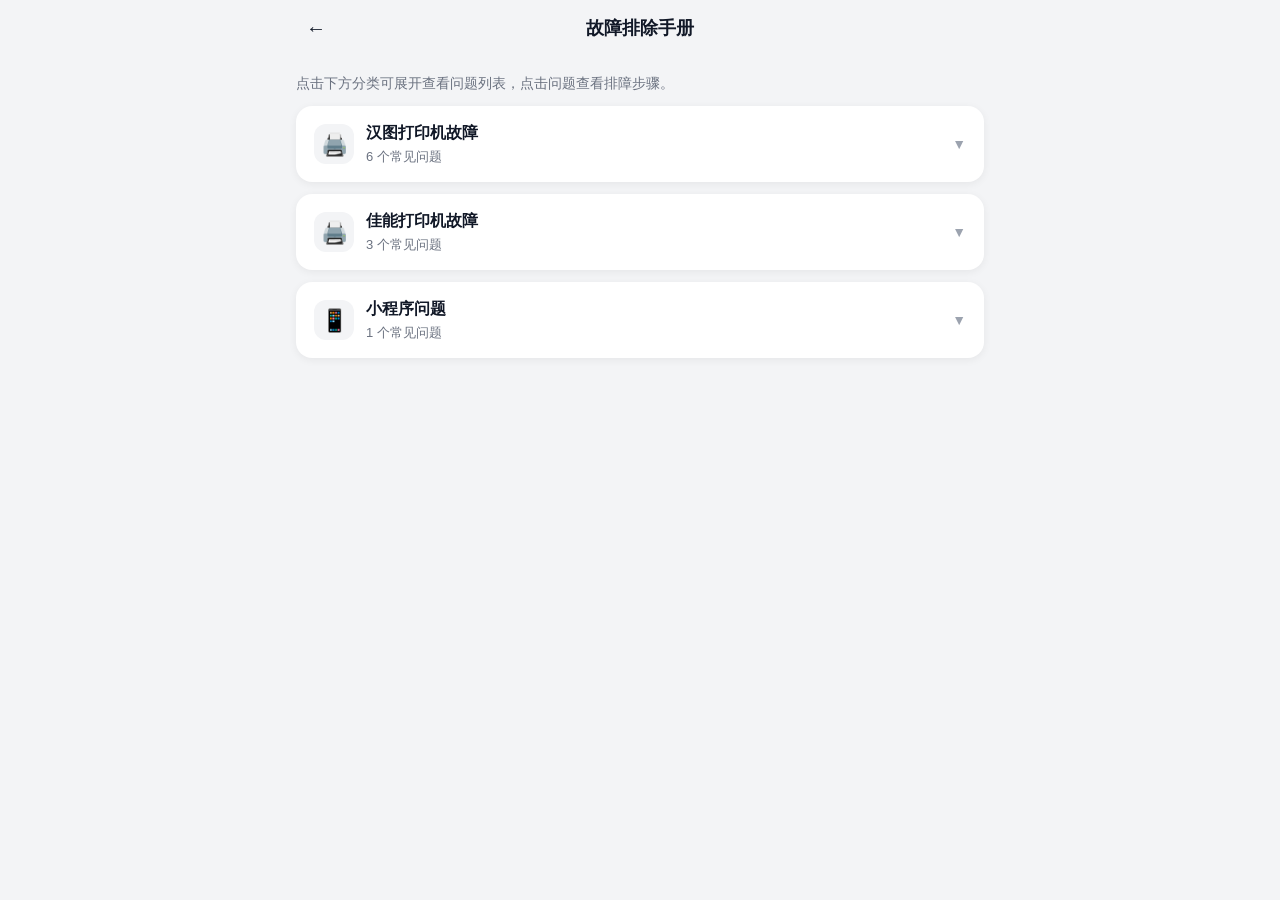
<file: troubleshoot-web.html>
<!DOCTYPE html>
<html lang="zh-CN">
<head>
<meta charset="UTF-8">
<meta name="viewport" content="width=device-width, initial-scale=1.0">
<title>故障排除手册</title>
<link rel="stylesheet" href="styles.css">
<style>
body {
  background: var(--bg-page);
  max-width: 720px;
  margin: 0 auto;
  min-height: 100vh;
  padding-bottom: 60px;
}

/* 顶部导航 */
.web-header {
  display: flex;
  align-items: center;
  justify-content: space-between;
  height: 56px;
  padding: 0 16px;
  background: var(--bg-page);
  position: sticky;
  top: 0;
  z-index: 10;
}

.web-header__back {
  width: 40px; height: 40px;
  display: flex; align-items: center; justify-content: center;
  background: none; border: none;
  font-size: 20px; color: var(--text-primary);
  cursor: pointer; border-radius: 50%;
}

.web-header__back:hover {
  background: var(--border);
}

.web-header__title {
  font-size: 18px; font-weight: 600;
  position: absolute; left: 50%; transform: translateX(-50%);
}

/* 页面引导 */
.page-intro {
  margin: 16px 16px 0;
  font-size: 14px;
  color: var(--text-secondary);
  line-height: 1.6;
}

/* 列表页 / 详情页 */
.list-page { display: none; }
.list-page--active { display: block; }

.detail-page { display: none; }
.detail-page--active { display: block; }

/* 分类列表 */
.category-list {
  margin: 12px 16px 24px;
  display: flex;
  flex-direction: column;
  gap: 12px;
}

.category-item {
  background: white;
  border-radius: 16px;
  box-shadow: 0 2px 8px rgba(0,0,0,0.06);
  overflow: hidden;
}

/* 分类头部 */
.category-header {
  display: flex;
  align-items: center;
  justify-content: space-between;
  padding: 16px 18px;
  cursor: pointer;
  -webkit-tap-highlight-color: transparent;
  transition: background 0.15s;
  gap: 12px;
}

.category-header:hover {
  background: var(--bg-page);
}

.category-header--open {
  background: var(--bg-page);
}

.category-header__left {
  display: flex;
  align-items: center;
  gap: 12px;
  flex: 1;
}

.category-header__icon {
  width: 40px; height: 40px;
  border-radius: 12px;
  background: var(--bg-page);
  display: flex; align-items: center; justify-content: center;
  font-size: 22px; flex-shrink: 0;
}

.category-header__name {
  font-size: 16px; font-weight: 600;
  color: var(--text-primary);
  line-height: 1.4;
}

.category-header__count {
  font-size: 13px; color: var(--text-secondary);
  margin-top: 2px;
}

.category-header__arrow {
  font-size: 14px;
  color: var(--text-tertiary);
  transition: transform 0.25s ease;
  flex-shrink: 0;
}

.category-header__arrow--open {
  transform: rotate(180deg);
}

/* 分类展开体 */
.category-body {
  max-height: 0;
  overflow: hidden;
  transition: max-height 0.35s ease;
}

.category-body--open {
  max-height: 800px;
}

/* 问题列表 */
.issue-list {
  padding: 0 18px 12px;
  display: flex;
  flex-direction: column;
  gap: 8px;
}

.issue-item {
  background: var(--bg-page);
  border-radius: 12px;
  padding: 14px 16px;
  display: flex;
  align-items: center;
  justify-content: space-between;
  gap: 12px;
  cursor: pointer;
  transition: background 0.15s;
}

.issue-item:hover {
  background: #E5E7EB;
}

.issue-item__title {
  font-size: 15px; font-weight: 500;
  color: var(--text-primary);
  line-height: 1.4;
  flex: 1;
}

.issue-item__arrow {
  font-size: 18px;
  color: var(--text-tertiary);
  flex-shrink: 0;
}

/* 分隔线 */
.category-divider {
  height: 1px;
  background: var(--border);
  margin: 8px 16px;
}

/* 问题详情页 */
.detail-header {
  margin: 12px 16px 0;
  background: white;
  border-radius: 16px;
  padding: 16px;
  box-shadow: 0 2px 8px rgba(0,0,0,0.06);
}

.detail-header__brand {
  display: flex; align-items: center; gap: 8px;
  margin-bottom: 10px;
}

.detail-header__badge {
  font-size: 11px; color: #6366F1;
  background: rgba(99,102,241,0.1);
  padding: 2px 8px; border-radius: 6px;
  font-weight: 600;
}

.detail-header__code {
  font-size: 11px; color: var(--text-tertiary);
  background: var(--bg-page);
  padding: 2px 8px; border-radius: 6px;
}

.detail-header__title {
  font-size: 17px; font-weight: 700;
  color: var(--text-primary);
  line-height: 1.4;
}

/* 媒体区 */
.media-section {
  margin: 12px 16px 0;
}

.video-player {
  position: relative;
  width: 100%;
  aspect-ratio: 16/9;
  background: #1F2937;
  border-radius: 16px;
  overflow: hidden;
  display: flex;
  align-items: center;
  justify-content: center;
}

.video-player__play {
  width: 64px; height: 64px;
  border-radius: 50%;
  background: rgba(99, 102, 241, 0.9);
  color: white;
  display: flex; align-items: center; justify-content: center;
  font-size: 26px; cursor: pointer;
  transition: transform 0.15s;
}

.video-player__play:hover {
  transform: scale(1.05);
}

.video-player__label {
  position: absolute;
  bottom: 10px; left: 12px;
  font-size: 12px; color: rgba(255,255,255,0.85);
  background: rgba(0,0,0,0.45);
  padding: 3px 10px; border-radius: 6px;
}

.image-placeholder {
  position: relative;
  width: 100%;
  aspect-ratio: 16/9;
  background: var(--bg-page);
  border-radius: 16px;
  overflow: hidden;
  display: flex;
  flex-direction: column;
  align-items: center;
  justify-content: center;
  border: 1px dashed var(--border);
}

.image-placeholder__icon {
  font-size: 40px;
  margin-bottom: 8px;
}

.image-placeholder__text {
  font-size: 14px;
  color: var(--text-tertiary);
}

/* 解法区 */
.solution-section {
  margin: 12px 16px 24px;
  background: white;
  border-radius: 16px;
  padding: 16px;
  box-shadow: 0 2px 8px rgba(0,0,0,0.06);
}

.solution-section__title {
  font-size: 15px; font-weight: 600;
  color: var(--text-primary);
  margin-bottom: 12px;
  display: flex; align-items: center; gap: 8px;
}

.solution-section__title::before {
  content: '';
  width: 4px; height: 16px;
  background: linear-gradient(180deg, #6366F1 0%, #8B5CF6 100%);
  border-radius: 2px;
}

/* 有序步骤 */
.steps-list {
  list-style: none;
  padding: 0; margin: 0;
  counter-reset: step;
}

.steps-list li {
  position: relative;
  padding-left: 32px;
  padding-bottom: 14px;
  font-size: 14px;
  color: var(--text-secondary);
  line-height: 1.7;
}

.steps-list li:last-child {
  padding-bottom: 0;
}

.steps-list li::before {
  counter-increment: step;
  content: counter(step);
  position: absolute;
  left: 0; top: 2px;
  width: 22px; height: 22px;
  border-radius: 50%;
  background: linear-gradient(135deg, #6366F1 0%, #8B5CF6 100%);
  color: white;
  font-size: 12px; font-weight: 700;
  display: flex;
  align-items: center;
  justify-content: center;
}

/* 信息框 */
.info-box {
  margin-bottom: 14px;
  border-radius: 10px;
  padding: 10px 12px;
}

.info-box:last-child {
  margin-bottom: 0;
}

.info-box__label {
  font-size: 12px; font-weight: 600;
  margin-bottom: 4px;
}

.info-box__text {
  font-size: 14px;
  color: var(--text-secondary);
  line-height: 1.6;
}

.info-box--phenomenon { background: rgba(245, 158, 11, 0.08); }
.info-box--phenomenon .info-box__label { color: #D97706; }

.info-box--precondition { background: rgba(59, 130, 246, 0.08); }
.info-box--precondition .info-box__label { color: #2563EB; }

.info-box--cause { background: rgba(239, 68, 68, 0.08); }
.info-box--cause .info-box__label { color: #DC2626; }

.info-box--note { background: rgba(99, 102, 241, 0.08); }
.info-box--note .info-box__label { color: #6366F1; }

.info-box--contact { background: rgba(16, 185, 129, 0.08); }
.info-box--contact .info-box__label { color: #059669; }

.info-box--reference { background: rgba(107, 114, 128, 0.08); }
.info-box--reference .info-box__label { color: #4B5563; }

.reference-link {
  color: #6366F1;
  text-decoration: underline;
}
</style>
</head>
<body>

<!-- 顶部导航 -->
<header class="web-header" id="webHeader">
  <button class="web-header__back" id="backBtn" onclick="goBack()">←</button>
  <h1 class="web-header__title" id="pageTitle">故障排除手册</h1>
  <div style="width:40px;"></div>
</header>

<!-- ========== 列表页 ========== -->
<div class="list-page list-page--active" id="listPage">
  <div class="page-intro">
    点击下方分类可展开查看问题列表，点击问题查看排障步骤。
  </div>

  <div class="category-list" id="categoryList"></div>
</div>

<!-- ========== 详情页 ========== -->
<div class="detail-page" id="detailPage">
  <div class="detail-header" id="detailHeader">
    <div class="detail-header__brand">
      <span class="detail-header__badge" id="detailBrand">汉图打印机故障</span>
      <span class="detail-header__code" id="detailCode">错误代码 5407</span>
    </div>
    <div class="detail-header__title" id="detailTitle">卡纸</div>
  </div>

  <div class="media-section" id="mediaSection"></div>

  <div class="solution-section">
    <div class="solution-section__title">排障解法</div>
    <div id="solutionContent"></div>
  </div>
</div>

<script>
const brandData = {
  hantu: {
    name: '汉图打印机故障',
    icon: '🖨️',
    issues: [
      {
        id: 'h-1',
        code: null,
        codeLabel: '故障',
        title: '搜索不到打印机',
        hasVideo: false,
        precondition: '打印机和手机在同一个 WiFi，打印机网络指示灯正常',
        steps: [
          '打开手机设置',
          '找到微信 → 打开本地网络权限',
          '返回小程序，重新搜索打印机'
        ]
      },
      {
        id: 'h-2',
        code: '5407',
        codeLabel: '错误',
        title: '卡纸',
        hasVideo: true,
        steps: [
          '打开打印机前门',
          '打开打印机后门',
          '把硒鼓和碳粉盒拿出来',
          '仔细检查内部是否有卡纸或异物',
          '清理干净后，装回硒鼓碳粉，关闭前后门'
        ]
      },
      {
        id: 'h-3',
        code: null,
        codeLabel: '故障',
        title: '留痕打印时卡纸',
        hasVideo: false,
        steps: [
          '拉开纸盒，取出尚未打印的试卷',
          '放入空白打印纸，关闭纸盒',
          '按照上述步骤，清理卡纸',
          '待打印机重新开始打印后，等待打印完成，或取消打印任务',
          '将未打印的试卷重新扫描批改并打印'
        ]
      },
      {
        id: 'h-4',
        code: null,
        codeLabel: '故障',
        title: '扫描试卷失败 / 打印机繁忙',
        hasVideo: false,
        phenomenon: '小程序提示"扫描失败"或"打印机繁忙"，打印机屏幕一直转圈 loading',
        steps: [
          '打印机关机，等几秒再开机',
          '小程序退出到首页',
          '重新点击"智能批阅"，重新创建任务'
        ]
      },
      {
        id: 'h-5',
        code: '5503',
        codeLabel: '错误',
        title: '后盖板异常',
        hasVideo: true,
        steps: [
          '查看打印机后盖板是否打开',
          '检查里面是否有卡纸，有就轻轻拉出来',
          '关闭后盖板'
        ],
        note: '若纸捏不出来或机器一直报警，可联系厂商处理',
        contact: '400-088-8253（上海汉图，每日 8:00-20:00）'
      },
      {
        id: 'h-6',
        code: null,
        codeLabel: '故障',
        title: '连接打印机失败（硒鼓/墨粉报错）',
        hasVideo: false,
        phenomenon: '打印机显示墨粉或硒鼓异常',
        steps: [
          '打开打印机前盖板',
          '把硒鼓拉出来',
          '重新安装硒鼓，确保卡到位',
          '关闭前盖板',
          '查看屏幕上的墨粉/硒鼓报错是否消失',
          '报错消失后，重新连接打印机'
        ]
      }
    ]
  },
  canon: {
    name: '佳能打印机故障',
    icon: '🖨️',
    issues: [
      {
        id: 'c-1',
        code: null,
        codeLabel: '故障',
        title: '前盖板处卡纸',
        hasVideo: true,
        cause: '纸张放太多、纸张褶皱',
        steps: [
          '打开打印机前盖板',
          '把卡住的纸张轻轻抽出来',
          '关闭前盖板'
        ],
        reference: 'https://oip.manual.canon/USRMA-7188-zz-SSM-750-zhCN/contents/devu-trb-papers_jam.html'
      },
      {
        id: 'c-2',
        code: null,
        codeLabel: '故障',
        title: '后盖板处卡纸',
        hasVideo: true,
        steps: [
          '打开打印机后盖板',
          '把卡住的纸张轻轻抽出来',
          '关闭后盖板'
        ]
      },
      {
        id: 'c-3',
        code: null,
        codeLabel: '故障',
        title: '留痕打印时卡纸',
        hasVideo: false,
        steps: [
          '拉开纸盒，取出尚未打印的试卷',
          '放入空白打印纸，关闭纸盒',
          '按照上述步骤，清理卡纸',
          '待打印机重新开始打印后，等待打印完成，或取消打印任务',
          '将未打印的试卷重新扫描批改并打印'
        ]
      }
    ]
  },
  miniprogram: {
    name: '小程序问题',
    icon: '📱',
    issues: [
      {
        id: 'm-1',
        code: null,
        codeLabel: '问题',
        title: '智能批阅不显示班级',
        hasVideo: false,
        steps: [
          '不要从其他入口进，先回到小程序首页',
          '直接点击首页上的"智能批阅"按钮',
          '弹出登录窗口后正常登录',
          '再进入创建任务页面，班级信息就会显示'
        ]
      }
    ]
  }
};

const brandList = [
  { key: 'hantu', ...brandData.hantu },
  { key: 'canon', ...brandData.canon },
  { key: 'miniprogram', ...brandData.miniprogram }
];

let step = 'list';
let expanded = { hantu: false, canon: false, miniprogram: false };
let currentIssue = null;
let currentBrandName = '';

function init() {
  const listEl = document.getElementById('categoryList');
  listEl.innerHTML = brandList.map(brand => `
    <div class="category-item">
      <div class="category-header" id="header-${brand.key}" onclick="toggleBrand('${brand.key}')">
        <div class="category-header__left">
          <div class="category-header__icon">${brand.icon}</div>
          <div>
            <div class="category-header__name">${brand.name}</div>
            <div class="category-header__count">${brand.issues.length} 个常见问题</div>
          </div>
        </div>
        <div class="category-header__arrow" id="arrow-${brand.key}">▼</div>
      </div>
      <div class="category-body" id="body-${brand.key}">
        <div class="issue-list">
          ${brand.issues.map((issue, idx) => `
            <div class="issue-item" onclick="selectIssue('${brand.key}', ${idx})">
              <div class="issue-item__title">${issue.title}</div>
              <div class="issue-item__arrow">›</div>
            </div>
          `).join('')}
        </div>
      </div>
    </div>
  `).join('');
}

function showPage(pageName) {
  document.querySelectorAll('.list-page, .detail-page').forEach(p => {
    p.classList.remove('list-page--active', 'detail-page--active');
  });
  if (pageName === 'list') {
    document.getElementById('listPage').classList.add('list-page--active');
    document.getElementById('pageTitle').textContent = '故障排除手册';
  } else {
    document.getElementById('detailPage').classList.add('detail-page--active');
  }
}

function toggleBrand(key) {
  const body = document.getElementById(`body-${key}`);
  const arrow = document.getElementById(`arrow-${key}`);
  const header = document.getElementById(`header-${key}`);
  const isOpen = body.classList.contains('category-body--open');

  if (isOpen) {
    body.classList.remove('category-body--open');
    arrow.classList.remove('category-header__arrow--open');
    header.classList.remove('category-header--open');
    expanded[key] = false;
  } else {
    body.classList.add('category-body--open');
    arrow.classList.add('category-header__arrow--open');
    header.classList.add('category-header--open');
    expanded[key] = true;
  }
}

function selectIssue(brandKey, issueIdx) {
  event.stopPropagation();
  const brand = brandData[brandKey];
  const issue = brand.issues[issueIdx];
  currentIssue = issue;
  currentBrandName = brand.name;

  document.getElementById('pageTitle').textContent = issue.title;
  document.getElementById('detailBrand').textContent = brand.name;
  document.getElementById('detailCode').textContent = issue.code ? `错误代码 ${issue.code}` : issue.codeLabel;
  document.getElementById('detailCode').style.display = 'inline';
  document.getElementById('detailTitle').textContent = issue.title;

  const mediaSection = document.getElementById('mediaSection');
  if (issue.hasVideo) {
    mediaSection.innerHTML = `
      <div class="video-player">
        <div class="video-player__play">▶</div>
      </div>
    `;
  } else {
    mediaSection.innerHTML = `
      <div class="image-placeholder">
        <div class="image-placeholder__icon">🖼️</div>
        <div class="image-placeholder__text">示意图</div>
      </div>
    `;
  }

  let html = '';
  if (issue.phenomenon) {
    html += `<div class="info-box info-box--phenomenon"><div class="info-box__label">现象</div><div class="info-box__text">${issue.phenomenon}</div></div>`;
  }
  if (issue.precondition) {
    html += `<div class="info-box info-box--precondition"><div class="info-box__label">前提</div><div class="info-box__text">${issue.precondition}</div></div>`;
  }
  if (issue.cause) {
    html += `<div class="info-box info-box--cause"><div class="info-box__label">原因</div><div class="info-box__text">${issue.cause}</div></div>`;
  }
  if (issue.steps && issue.steps.length > 0) {
    html += `<ol class="steps-list">${issue.steps.map(s => `<li>${s}</li>`).join('')}</ol>`;
  }
  if (issue.note) {
    html += `<div class="info-box info-box--note"><div class="info-box__label">备注</div><div class="info-box__text">${issue.note}</div></div>`;
  }
  if (issue.contact) {
    html += `<div class="info-box info-box--contact"><div class="info-box__label">厂商联系方式</div><div class="info-box__text">${issue.contact}</div></div>`;
  }
  if (issue.reference) {
    html += `<div class="info-box info-box--reference"><div class="info-box__label">参考</div><div class="info-box__text"><a href="${issue.reference}" target="_blank" class="reference-link">佳能官方卡纸修复指南</a></div></div>`;
  }

  document.getElementById('solutionContent').innerHTML = html;

  step = 'detail';
  showPage('detail');
  window.scrollTo(0, 0);
}

function goBack() {
  if (step === 'detail') {
    step = 'list';
    showPage('list');
    window.scrollTo(0, 0);
  } else {
    window.location.href = 'index.html';
  }
}

init();
</script>

</body>
</html>
</file>
<file: styles.css>
/* ============================================
   EduMate UI Design System — 卡纸兜底模块
   ============================================ */

:root {
  --primary: #6366F1;
  --primary-light: #818CF8;
  --primary-fade: #EEF2FF;
  --success: #10B981;
  --success-light: #D1FAE5;
  --warning: #F59E0B;
  --warning-light: #FFFBEB;
  --danger: #EF4444;
  --danger-light: #FEF2F2;
  --bg-page: #F3F4F6;
  --bg-card: #FFFFFF;
  --text-primary: #111827;
  --text-secondary: #6B7280;
  --text-tertiary: #9CA3AF;
  --border: #E5E7EB;
}

* { box-sizing: border-box; margin: 0; padding: 0; }

body {
  font-family: -apple-system, BlinkMacSystemFont, "PingFang SC", "Hiragino Sans GB", "Microsoft YaHei", sans-serif;
  font-size: 16px;
  line-height: 1.5;
  color: var(--text-primary);
  background: #e5e5e5;
  -webkit-font-smoothing: antialiased;
}

/* 手机模拟器 */
.phone {
  width: 375px;
  min-height: 812px;
  margin: 20px auto;
  background: var(--bg-page);
  position: relative;
  overflow: hidden;
  box-shadow: 0 20px 60px rgba(0,0,0,0.15);
  border-radius: 40px;
  padding-bottom: 100px;
}

/* 顶部状态栏模拟 */
.status-bar {
  height: 44px;
  background: var(--bg-page);
  display: flex;
  align-items: flex-end;
  justify-content: space-between;
  padding: 0 24px 8px;
  font-size: 14px;
  font-weight: 600;
}

/* App Bar */
.app-bar {
  display: flex;
  align-items: center;
  justify-content: space-between;
  height: 56px;
  padding: 0 16px;
  background: var(--bg-page);
  position: relative;
}

.app-bar__back, .app-bar__more {
  width: 40px; height: 40px;
  display: flex; align-items: center; justify-content: center;
  background: none; border: none;
  font-size: 20px; color: var(--text-primary);
  cursor: pointer; border-radius: 50%;
}

.app-bar__title {
  font-size: 18px; font-weight: 600;
  position: absolute; left: 50%; transform: translateX(-50%);
}

/* 步骤条 */
.step-bar {
  display: flex;
  align-items: flex-start;
  justify-content: space-between;
  padding: 16px;
  background: var(--bg-page);
}

.step {
  display: flex;
  flex-direction: column;
  align-items: center;
  gap: 8px;
  flex: 1;
  position: relative;
}

.step:not(:last-child)::after {
  content: '';
  position: absolute;
  top: 14px; right: -50%;
  width: 100%; height: 2px;
  background: var(--primary);
  z-index: 0;
}

.step--pending:not(:last-child)::after {
  background: var(--border);
}

.step__circle {
  width: 28px; height: 28px;
  border-radius: 50%;
  display: flex; align-items: center; justify-content: center;
  font-size: 12px; font-weight: 600;
  z-index: 1;
}

.step--completed .step__circle {
  background: var(--primary); color: white;
}

.step--current .step__circle {
  background: var(--primary); color: white;
}

.step--pending .step__circle {
  background: white; color: var(--text-tertiary);
  border: 2px solid var(--border);
}

.step__label {
  font-size: 12px;
  text-align: center;
}

.step--completed .step__label {
  color: var(--primary);
}

.step--current .step__label {
  color: var(--primary);
}

.step--pending .step__label {
  color: var(--text-tertiary);
}

/* 按钮 */
.btn {
  display: flex; align-items: center; justify-content: center;
  border: none; cursor: pointer;
  font-family: inherit; font-size: 16px; font-weight: 500;
  transition: all 0.15s;
  -webkit-tap-highlight-color: transparent;
}

.btn:active { transform: scale(0.97); }

.btn--primary {
  width: 100%; height: 52px;
  background: var(--primary); color: white;
  border-radius: 9999px;
}

.btn--secondary {
  width: 100%; height: 48px;
  background: white; color: var(--primary);
  border: 1px solid var(--primary);
  border-radius: 9999px;
}

.btn--ghost {
  height: 44px; padding: 0 16px;
  background: transparent; color: var(--primary);
  border-radius: 12px;
}

.btn--small {
  height: 36px; padding: 0 16px;
  background: var(--primary-fade); color: var(--primary);
  border-radius: 8px; font-size: 14px;
}

.btn:disabled {
  opacity: 0.5; cursor: not-allowed;
}

.btn:disabled:active { transform: none; }

/* 底部固定操作区 */
.bottom-actions {
  position: fixed;
  bottom: 0; left: 50%; transform: translateX(-50%);
  width: 375px;
  padding: 12px 16px 24px;
  background: white;
  border-top: 1px solid var(--border);
  z-index: 100;
}

/* 卡片 */
.card {
  background: var(--bg-card);
  border-radius: 16px;
  padding: 16px;
  box-shadow: 0 2px 8px rgba(0,0,0,0.06);
}

.card--banner {
  background: var(--warning-light);
  border: 1px solid #FCD34D;
  border-radius: 12px;
  box-shadow: none;
}

.card--danger {
  background: var(--danger-light);
  border: 1px solid #FECACA;
  border-radius: 12px;
  box-shadow: none;
}

/* 标签 */
.tag {
  display: inline-flex; align-items: center;
  padding: 4px 8px; font-size: 12px; font-weight: 500;
  border-radius: 4px;
}

.tag--success { background: var(--success-light); color: var(--success); }

.tag--primary { background: var(--primary-fade); color: var(--primary); }

.tag--danger { background: var(--danger-light); color: var(--danger); }

/* 提示横幅 */
.banner {
  padding: 12px 16px;
  border-radius: 12px;
  display: flex;
  gap: 8px;
  align-items: flex-start;
}

.banner__icon {
  font-size: 20px;
  flex-shrink: 0;
}

.banner__text {
  font-size: 14px;
  line-height: 1.5;
  color: var(--text-primary);
}

.banner--warning {
  background: var(--warning-light);
  border: 1px solid #FCD34D;
}

.banner--danger {
  background: var(--danger-light);
  border: 1px solid #FECACA;
}

/* 列表项 */
.list-item {
  display: flex; align-items: center; gap: 12px;
  padding: 16px;
  background: white;
  border-radius: 16px;
}

.list-item__checkbox {
  width: 22px; height: 22px;
  border: 2px solid var(--border);
  border-radius: 50%;
  display: flex; align-items: center; justify-content: center;
  flex-shrink: 0;
  cursor: pointer;
  transition: all 0.15s;
}

.list-item__checkbox--checked {
  background: var(--primary);
  border-color: var(--primary);
  color: white;
}

.list-item__content { flex: 1; min-width: 0; }

.list-item__title {
  font-size: 16px; font-weight: 600;
  color: var(--text-primary);
}

.list-item__meta {
  font-size: 14px; color: var(--text-secondary);
  margin-top: 2px;
}

/* 弹窗遮罩 */
.dialog-overlay {
  position: fixed;
  top: 0; left: 0; right: 0; bottom: 0;
  background: rgba(0,0,0,0.5);
  display: flex;
  align-items: center;
  justify-content: center;
  z-index: 200;
  padding: 24px;
}

.dialog {
  background: white;
  border-radius: 20px;
  width: 100%;
  max-width: 295px;
  overflow: hidden;
  animation: dialogIn 0.25s ease;
}

@keyframes dialogIn {
  from { opacity: 0; transform: scale(0.95); }
  to { opacity: 1; transform: scale(1); }
}

.dialog__content {
  padding: 24px 20px 20px;
  text-align: center;
}

.dialog__icon {
  width: 56px; height: 56px;
  margin: 0 auto 16px;
  border-radius: 50%;
  display: flex; align-items: center; justify-content: center;
  font-size: 28px;
}

.dialog__icon--danger {
  background: var(--danger-light);
}

.dialog__icon--warning {
  background: var(--warning-light);
}

.dialog__icon--success {
  background: var(--success-light);
}

.dialog__title {
  font-size: 18px;
  font-weight: 600;
  color: var(--text-primary);
  margin-bottom: 8px;
}

.dialog__desc {
  font-size: 14px;
  color: var(--text-secondary);
  line-height: 1.6;
}

.dialog__actions {
  display: flex;
  border-top: 1px solid var(--border);
}

.dialog__btn {
  flex: 1;
  height: 52px;
  background: none;
  border: none;
  font-family: inherit;
  font-size: 16px;
  cursor: pointer;
  transition: background 0.15s;
}

.dialog__btn--cancel {
  color: var(--text-secondary);
  border-right: 1px solid var(--border);
}

.dialog__btn--confirm {
  color: var(--primary);
  font-weight: 600;
}

.dialog__btn--danger {
  color: var(--danger);
  font-weight: 600;
}

.dialog__btn--single {
  color: var(--primary);
  font-weight: 600;
}

.dialog__btn:active {
  background: var(--bg-page);
}

/* 全宽按钮组 */
.btn-group {
  display: flex;
  gap: 12px;
}

.btn-group .btn {
  flex: 1;
}

/* 空状态 */
.empty-state {
  display: flex;
  flex-direction: column;
  align-items: center;
  justify-content: center;
  padding: 48px 16px;
  text-align: center;
}

.empty-state__icon {
  width: 120px; height: 120px;
  margin-bottom: 16px;
}

.empty-state__title {
  font-size: 18px;
  font-weight: 600;
  color: var(--text-primary);
}

.empty-state__desc {
  font-size: 14px;
  color: var(--text-secondary);
  margin-top: 8px;
  line-height: 1.6;
}

/* 工具类 */
.px-4 { padding-left: 16px; padding-right: 16px; }
.py-4 { padding-top: 16px; padding-bottom: 16px; }
.mt-2 { margin-top: 8px; }
.mt-4 { margin-top: 16px; }
.mt-6 { margin-top: 24px; }
.mb-4 { margin-bottom: 16px; }
.gap-3 { gap: 12px; }
.flex { display: flex; }
.flex-col { flex-direction: column; }
.items-center { align-items: center; }
.justify-between { justify-content: space-between; }
.flex-1 { flex: 1; }
.text-center { text-align: center; }
.text-primary { color: var(--primary); }
.text-success { color: var(--success); }
.text-danger { color: var(--danger); }
.text-secondary { color: var(--text-secondary); }
.font-semibold { font-weight: 600; }
</file>
